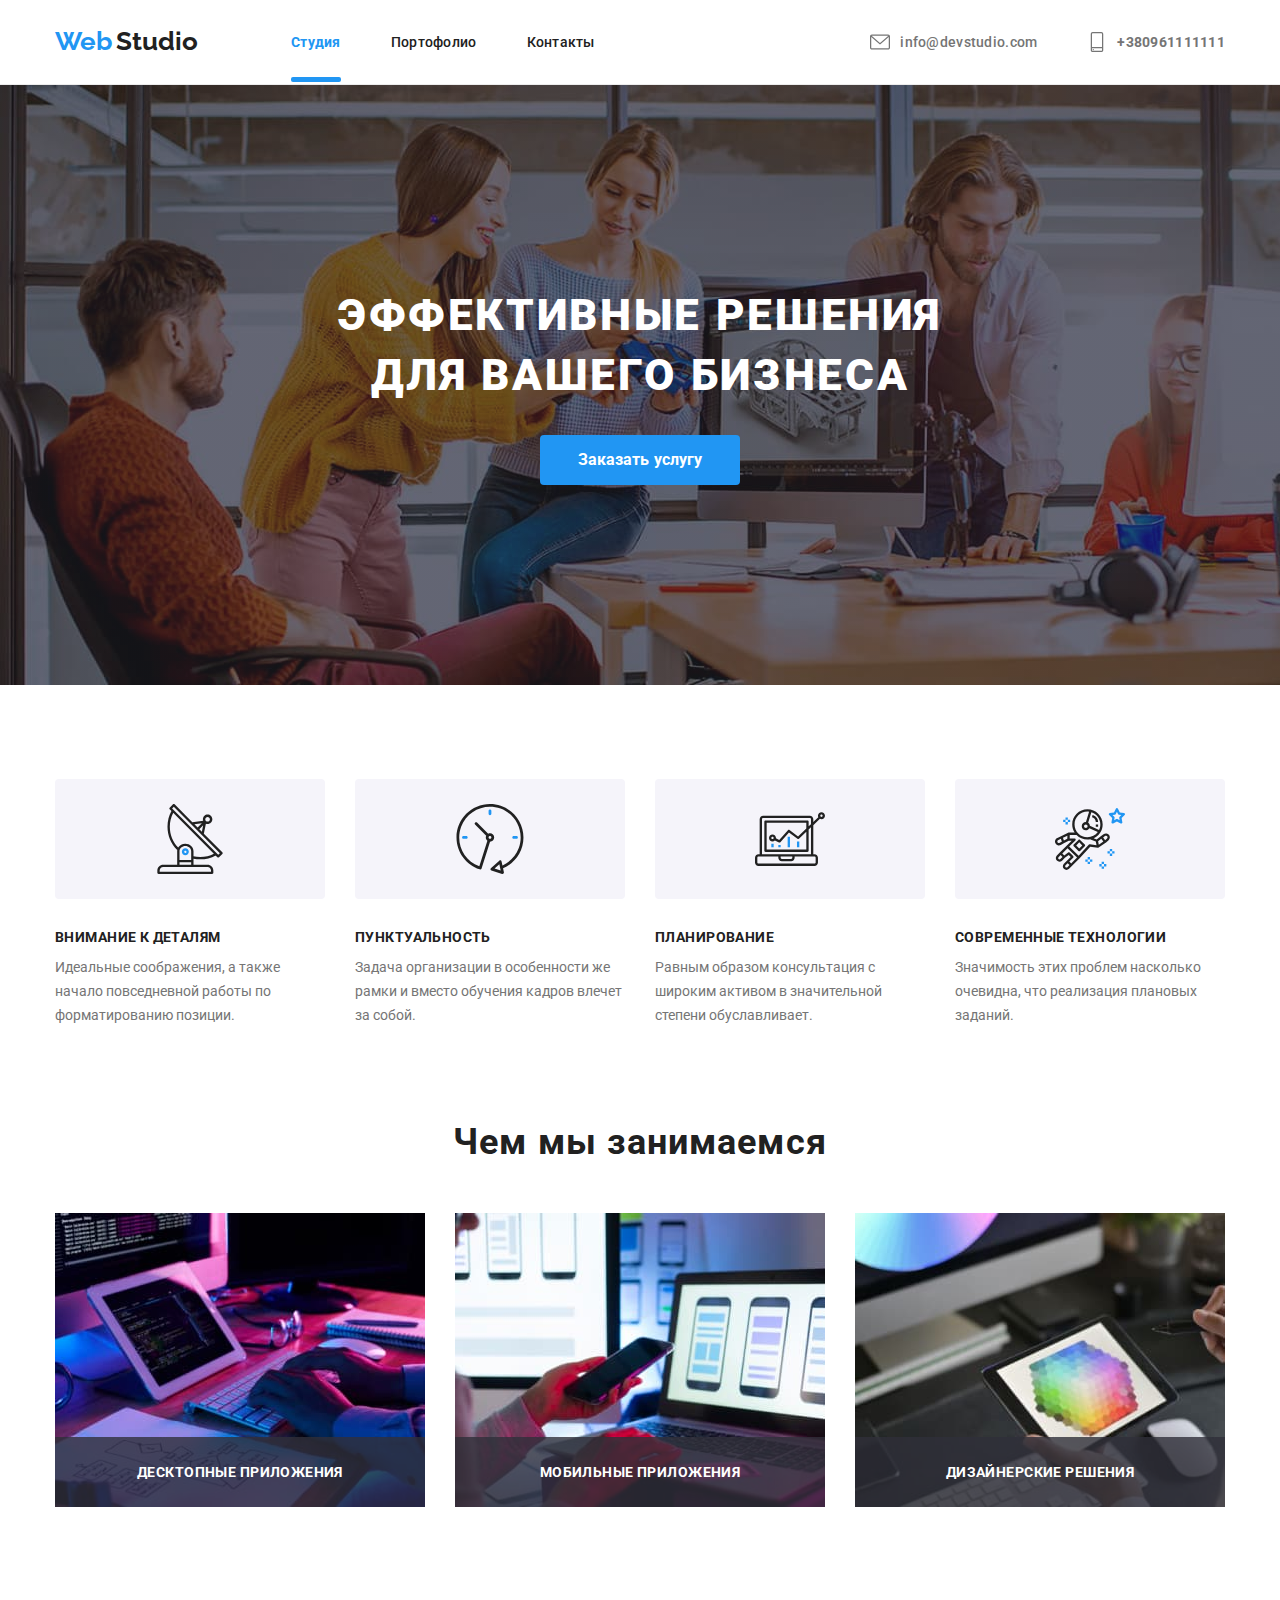
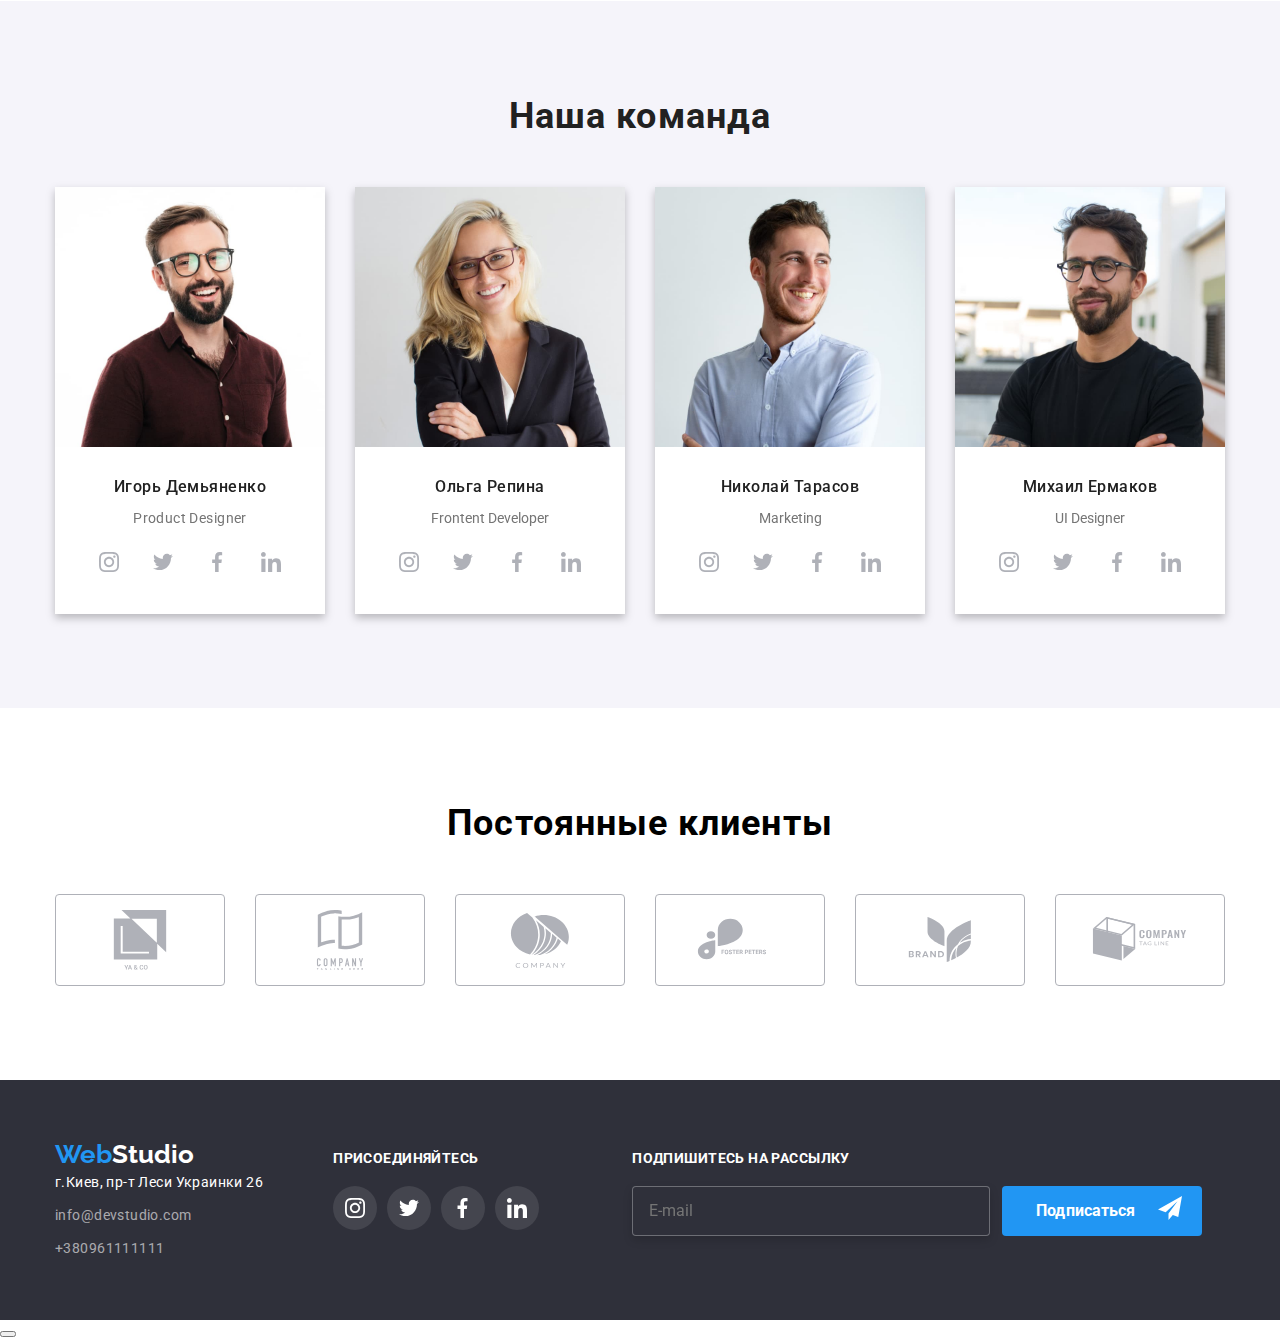
<file: index.html>
<!DOCTYPE html>
<html lang="en">

<head>
    <meta charset="UTF-8">
    <meta http-equiv="X-UA-Compatible" content="IE=edge">
    <meta name="viewport" content="width=device-width, initial-scale=1.0">
    <title>Document</title>
    <link rel="stylesheet"
        href="https://cdnjs.cloudflare.com/ajax/libs/modern-normalize/1.0.0/modern-normalize.min.css" />
    <link rel="stylesheet" href="./css/styles.css">
    <link
        href="https://fonts.googleapis.com/css2?family=Raleway:wght@700&amp;family=Roboto:wght@400;500;700;900&amp;display=swap"
        rel="stylesheet">
</head>

<body class="body">
    <!-- Основной блок навигации -->
<header class="header">
    <div class="container header-nav">
            <nav class="main-nav">

                <a href="./index.html" class="logo"><span class="color-logo-web">Web</span>
                    <span class="color-logo-studio">Studio</span></a>

                <ul class="categories-list">
                    <li class="item-1"><a href="./index.html" class="header-link-studio current-studio">Студия</a></li>
                    <li class="item"><a href="./portfolio.html" class="header-link">Портофолио</a>
                    </li>
                    <li class="item"><a href="" class="header-link">Контакты</a></li>
                </ul>
            </nav>

            <ul class="categories-contact">
                <li class="categories-contact-mail">
                    <a href="mailto:info@devstudio.com" class="header-link-mail">
                        <svg class="mail-svg" width="20" height="20">
                            <use href="./img/sprite.svg#icon-mail"></use>
                        </svg>
                        info@devstudio.com</a>
                    </li>
                <li class="categories-contact-tel"><a href="tel:+380961111111" class="header-link-tel">
                    <svg class="tel-svg" width="20" height="20">
                        <use href="./img/sprite.svg#icon-phone"></use>
                    </svg>
                    +380961111111</a>
                </li>
            </ul>
    </div>
</header>
    <!-- Секция заказать услугу -->
    <main>
            <section class="section-1">
            <div class="container">
               
                <h1 class="section-title-1">ЭФФЕКТИВНЫЕ РЕШЕНИЯ ДЛЯ ВАШЕГО БИЗНЕСА</h1>
                <button type="button" class="section-btn-1" data-modal-open>Заказать услугу</button>
           </div>
        </section>
        <!-- Секция чем мы занимаемся -->
            <section class="section-2">
                <div class="container">
                    <ul class="action-list">
                        <li class="list">
                            <div class="svg-icons">
                            <svg class="svg" width="70" height="70">
                                <use href="./img/sprite.svg#icon-antenna"></use>
                            </svg>
                            </div>
                            <h3 class="title-1">ВНИМАНИЕ К ДЕТАЛЯМ</h3>
                            <p class="section-paragraf">Идеальные соображения, а также начало повседневной работы по
                                форматированию позиции.</p>
                                
                        </li>
                
                        <li class="list">
                            <div class="svg-icons">
                            <svg class="svg" width="70" height="70">
                                <use href="./img/sprite.svg#icon-clock"></use>
                            </svg>
                            </div>
                            <h3 class="title-2">ПУНКТУАЛЬНОСТЬ</h3>
                            <p class="section-paragraf">Задача организации в особенности же рамки и вместо обучения
                                кадров влечет за собой.</p>
                                
                        </li>
                        <li class="list">
                            <div class="svg-icons">
                            <svg class="svg" width="70" height="70">
                                <use href="./img/sprite.svg#icon-diagram"></use>
                            </svg>
                            </div>
                            <h3 class="title-3">ПЛАНИРОВАНИЕ</h3>
                            <p class="section-paragraf">Равным образом консультация с широким активом в значительной
                                степени обуславливает.</p>
                        </li>
                        <li class="list">
                            <div class="svg-icons">
                            <svg class="svg" width="70" height="70">
                                <use href="./img/sprite.svg#icon-astronaut"></use>
                            </svg>
                            </div>
                            <h3 class="title-4">СОВРЕМЕННЫЕ ТЕХНОЛОГИИ</h3>
                            <p class="section-paragraf">Значимость этих проблем насколько очевидна, что реализация
                                плановых заданий.</p>
                        </li>
                    </ul>
                </div> 
            </section>
        <section class="img-1">
            <div class="container">
                <h2 class="section-title-2">Чем мы занимаемся</h2>
                <!-- Картитнки -->
                
                    <ul class="child-photo">
                        <li class="list-photo">
                            <div class="div-photo">
                            <img src="./images/img.jpg" alt="Написание кода" width="370">
                            <p class="prg-photo">ДЕСКТОПНЫЕ ПРИЛОЖЕНИЯ</p>
                            </div>
                        </li>
                        <li class="list-photo">
                            <div class="div-photo">
                            <img src="./images/img_(1).jpg" alt="Скрин скан телефонa" width="370">
                            <p class="prg-photo">МОБИЛЬНЫЕ ПРИЛОЖЕНИЯ</p>
                            </div>
                        </li>
                        <li class="list-photo">
                            <div class="div-photo">
                            <img src="./images/img_(2).jpg" alt="Спектр" width="370">
                            <p class="prg-photo">ДИЗАЙНЕРСКИЕ РЕШЕНИЯ</p>
                            </div>
                        </li>
                    </ul>
                </div>
        </section>  
        <!-- Наша команда-->
            <section class="section-our-team">
                <div class="container">
                     <h2 class="section-title-3">Наша команда</h2>
                     <ul class="team"> 
                        <li class="list-team">
                            <img src="./images/img_(3).jpg" alt="Игорь демьяненко Product Designer" width="270">
                            <div class="our-team-text">
                            <h3 class="title-our-team">Игорь Демьяненко</h3>
                            <p class="section-paragraf-1">Product Designer</p>

<ul class="network-ul-list">
    <li class="li-list">
        <a href="" class="network-link">
            <svg class="social-network" width="20" height="20">
                <use href="./img/sprite.svg#icon-instagram-2"></use>
            </svg>
        </a>
    </li>
    <li class="li-list">
        <a href="" class="network-link">
            <svg class="social-network" width="20" height="20">
                <use href="./img/sprite.svg#icon-twitter-2"></use>
            </svg>
        </a>
    </li>
    <li class="li-list">
        <a href="" class="network-link">
            <svg class="social-network" width="20" height="20">
                <use href="./img/sprite.svg#icon-facebook-2"></use>
            </svg>
        </a>
    </li>
    <li class="li-list">
        <a href="" class="network-link">
            <svg class="social-network" width="20" height="20">
                <use href="./img/sprite.svg#icon-linkedin-2"></use>
            </svg>
        </a>
    </li>
</ul>
                            </div> 
                        </li>
                        <li class="list-team">
                            <img src="./images/img_(4).jpg" alt="Ольга Репина Frontent Developer" width="270">
                            <div class="our-team-text">
                            <h3 class="title-our-team">Ольга Репина</h3>
                            <p class="section-paragraf-2">Frontent Developer</p>
<ul class="network-ul-list">
    <li class="li-list">
        <a href="" class="network-link">
            <svg class="social-network" width="20" height="20">
                <use href="./img/sprite.svg#icon-instagram-2"></use>
            </svg>
        </a>
    </li>
    <li class="li-list">
        <a href="" class="network-link">
            <svg class="social-network" width="20" height="20">
                <use href="./img/sprite.svg#icon-twitter-2"></use>
            </svg>
        </a>
    </li>
    <li class="li-list">
        <a href="" class="network-link">
            <svg class="social-network" width="20" height="20">
                <use href="./img/sprite.svg#icon-facebook-2"></use>
            </svg>
        </a>
    </li>
    <li class="li-list">
        <a href="" class="network-link">
            <svg class="social-network" width="20" height="20">
                <use href="./img/sprite.svg#icon-linkedin-2"></use>
            </svg>
        </a>
    </li>
</ul>
                            </div>
                        </li>
                        <li class="list-team">
                            <img src="./images/img_(5).jpg" alt="Николай Тарасов Marketing" width="270">
                            <div class="our-team-text">
                            <h3 class="title-our-team">Николай Тарасов</h3>
                            <p class="section-paragraf-3">Marketing</p>
<ul class="network-ul-list">
    <li class="li-list">
        <a href="" class="network-link">
            <svg class="social-network" width="20" height="20">
                <use href="./img/sprite.svg#icon-instagram-2"></use>
            </svg>
        </a>
    </li>
    <li class="li-list">
        <a href="" class="network-link">
            <svg class="social-network" width="20" height="20">
                <use href="./img/sprite.svg#icon-twitter-2"></use>
            </svg>
        </a>
    </li>
    <li class="li-list">
        <a href="" class="network-link">
            <svg class="social-network" width="20" height="20">
                <use href="./img/sprite.svg#icon-facebook-2"></use>
            </svg>
        </a>
    </li>
    <li class="li-list">
        <a href="" class="network-link">
            <svg class="social-network" width="20" height="20">
                <use href="./img/sprite.svg#icon-linkedin-2"></use>
            </svg>
        </a>
    </li>
</ul>
                            </div>
                        </li>
                        <li class="list-team">
                            <img src="./images/img_(6).jpg" alt="Михаил Ермаков UI Designer" width="270">
                            <div class="our-team-text">
                            <h3 class="title-our-team">Михаил Ермаков</h3>
                            <p class="section-paragraf-4">UI Designer</p>
<ul class="network-ul-list">
    <li class="li-list">
        <a href="" class="network-link">
            <svg class="social-network" width="20" height="20">
                <use href="./img/sprite.svg#icon-instagram-2"></use>
            </svg>
        </a>
    </li>
    <li class="li-list">
        <a href="" class="network-link">
            <svg class="social-network" width="20" height="20">
                <use href="./img/sprite.svg#icon-twitter-2"></use>
            </svg>
        </a>
    </li>
    <li class="li-list">
        <a href="" class="network-link">
            <svg class="social-network" width="20" height="20">
                <use href="./img/sprite.svg#icon-facebook-2"></use>
            </svg>
        </a>
    </li>
    <li class="li-list">
        <a href="" class="network-link">
            <svg class="social-network" width="20" height="20">
                <use href="./img/sprite.svg#icon-linkedin-2"></use>
            </svg>
        </a>
    </li>
</ul>
                            </div>    
                        </li>
                    </ul>
                </div>
            </section>

            <!-- Секция постоянные клиенты -->
        <section class="static-clients">
        <div class="container">
            <h2 class="static-clients-title">Постоянные клиенты</h2>
    
            <ul class="static-clients-ul">
                <li class="static-clients-list">
                    <a href="" class="companies">
                    <svg class="svg-company" width="106" height="60">
                        <use href="./img/sprite.svg#icon-company-1"></use>
                    </svg>
                    </a>
                </li>
                
                <li class="static-clients-list">
                    <a href="" class="companies">
                    <svg class="svg-company" width="106" height="60">
                        <use href="./img/sprite.svg#icon-company-2"></use>
                    </svg>
                    </a>
                </li>

                <li class="static-clients-list">
             <a href="" class="companies">
                <svg class="svg-company" width="106" height="60">
                  <use href="./img/sprite.svg#icon-company-3"></use>
                </svg>
             </a>
                </li>
                <li class="static-clients-list">
                    <a href="" class="companies">
                        <svg class="svg-company" width="106" height="60">
                            <use href="./img/sprite.svg#icon-company4"></use>
                        </svg>
                    </a>
                </li>
                <li class="static-clients-list">
                    <a href="" class="companies">
                        <svg class="svg-company" width="106" height="60">
                            <use href="./img/sprite.svg#icon-company5"></use>
                        </svg>
                    </a>
                </li>
                <li class="static-clients-list">
                    <a href="" class="companies">
                        <svg class="svg-company" width="106" height="60">
                            <use href="./img/sprite.svg#icon-company6"></use>
                        </svg>
                    </a>
                </li>
            </ul>
        </div>
            </section>
            
    </main>
    <!-- Подвал -->
    <footer class="footer">
        <div class="container footer-sections">
                <div class="section-footer-left">
            <a href="./index.html" class="logo-address"><span class="color-logo-web">Web</span><span
                    class="color-logo-studio-address">Studio</span></a>
            <address>
                <a href="https://goo.gl/maps/uMnptBa36VVHKo7h8" target="_blank" rel="noopener noreferrer"
                    class="address-link">г.Киев, пр-т Леси
                    Украинки 26</a>
                <a href="mailto:info@devstudio.com" class="address-link-mail">info@devstudio.com</a>
                <a href="tel:+380961111111" class="address-link-tel">+380961111111</a>
            </address>
            </div>
            <div class="section-footer-right">
                    <h3 class="title-footer">ПРИСОЕДИНЯЙТЕСЬ</h3>
                <ul class="network-ul-list-1">
                    <li class="li-list">
                        <a href="" class="network-link-footer">
                            <svg class="social-network-footer" width="20" height="20">
                                <use href="./img/sprite.svg#icon-instagram-1"></use>
                            </svg>
                        </a>
                    </li>
                    <li class="li-list">
                        <a href="" class="network-link-footer">
                            <svg class="social-network-footer" width="20" height="20">
                                <use href="./img/sprite.svg#icon-twitter-1"></use>
                            </svg>
                        </a>
                    </li>
                    <li class="li-list">
                        <a href="" class="network-link-footer">
                            <svg class="social-network-footer" width="20" height="20">
                                <use href="./img/sprite.svg#icon-facebook-1"></use>
                            </svg>
                        </a>
                    </li>
                    <li class="li-list">
                        <a href="" class="network-link-footer">
                            <svg class="social-network-footer" width="20" height="20">
                                <use href="./img/sprite.svg#icon-linkedin-1"></use>
                            </svg>
                        </a>
                    </li>
                </ul>
            </div>

            <!-- Форма подписки -->
            <form action="#" class="section-input-footer">
     <label class="label-e-mail" for="e-mail">ПОДПИШИТЕСЬ НА РАССЫЛКУ</label>
          <input 
         type="text"
         class="input-e-mail"
         name="e-mail"
         placeholder="E-mail" 
         required minlength="2"
         id="e-mail" />
    <button type="submit" class="btn-podpiska">Подписаться
        <svg class="img-podpiska" width="24" height="24">
            <use href="./img/sprite.svg#icon-icon-send-1"></use>
        </svg>
    </button>
    </form>
        </div>
    </footer>

    <!-- Modalka -->
    <button type="button" class="open-modal" data-modal-open></button>
    <div class="backdrop is-hidden" data-modal>
        <div class="modal">
            <button data-modal-close class="close-modal">
                <svg class="img-close-modal" width="11" height="11">
                    <use href="./img/sprite.svg#icon-close-m-1"></use>
                </svg>
            </button>
            <p class="modal-title">Оставьте свои данные, мы вам перезвоним</p>
            <form action="#">
    <div class="form-field">
        <label class="input-text" for="user-name">Имя</label>
        <div class="input-wrap">
        <input type="text" class="form-input" name="user-name" placeholder=" " required minlength="2"
            id="user-name" />
            <svg class="icon-people" width="12" height="12">
                <use href="./img/sprite.svg#icon-people"></use>
            </svg>
            </div>
    </div>
    <div class="form-field">
        <label class="input-text" for="user-tel">Телефон</label>
        <div class="input-wrap">
            <input type="tel" class="form-input" name="user-tel" placeholder=" " required title="+380 (96) 111-11-11"
                id="user-tel" />
        <svg class="icon-trubka" width="13" height="13">
            <use href="./img/sprite.svg#icon-trubka"></use>
        </svg>
        </div>
    </div>
    <div class="form-field">
        <label class="input-text" for="user-email">Почта</label>
        <div class="input-wrap">
        <input type="email" class="form-input" name="user-email" placeholder=" " id="user-email" />
        <svg class="icon-konvert" width="15" height="12">
            <use href="./img/sprite.svg#icon-konvert"></use>
        </svg>
        </div>
    </div>
    <div class="form-field">
        <label class="input-text" for="user-text">Комментарий</label>
        <textarea name="user-text" id="user-text" class="form-text" placeholder="Введите текст"></textarea>
    </div>
    <!-- Чекбокс -->
    <div class="dogovir">
        <label class="label">
            <input class="checkbox" type="checkbox" name="dogovir" />
            <span class="icon"></span>
            <span class="dogovir-label">Соглашаюсь с рассылкой и принимаю <a href="" class="link-dogovir">Условия
                    договора</a></span>
        </label>
        
    </div>
    <div class="button-send">
    <button type="submit" class="btn-send">Отправить</button>
    </div>
            </form>
        </div>
    </div>
    <script src="./js/modal.js"></script>
</body>

</html>
</file>
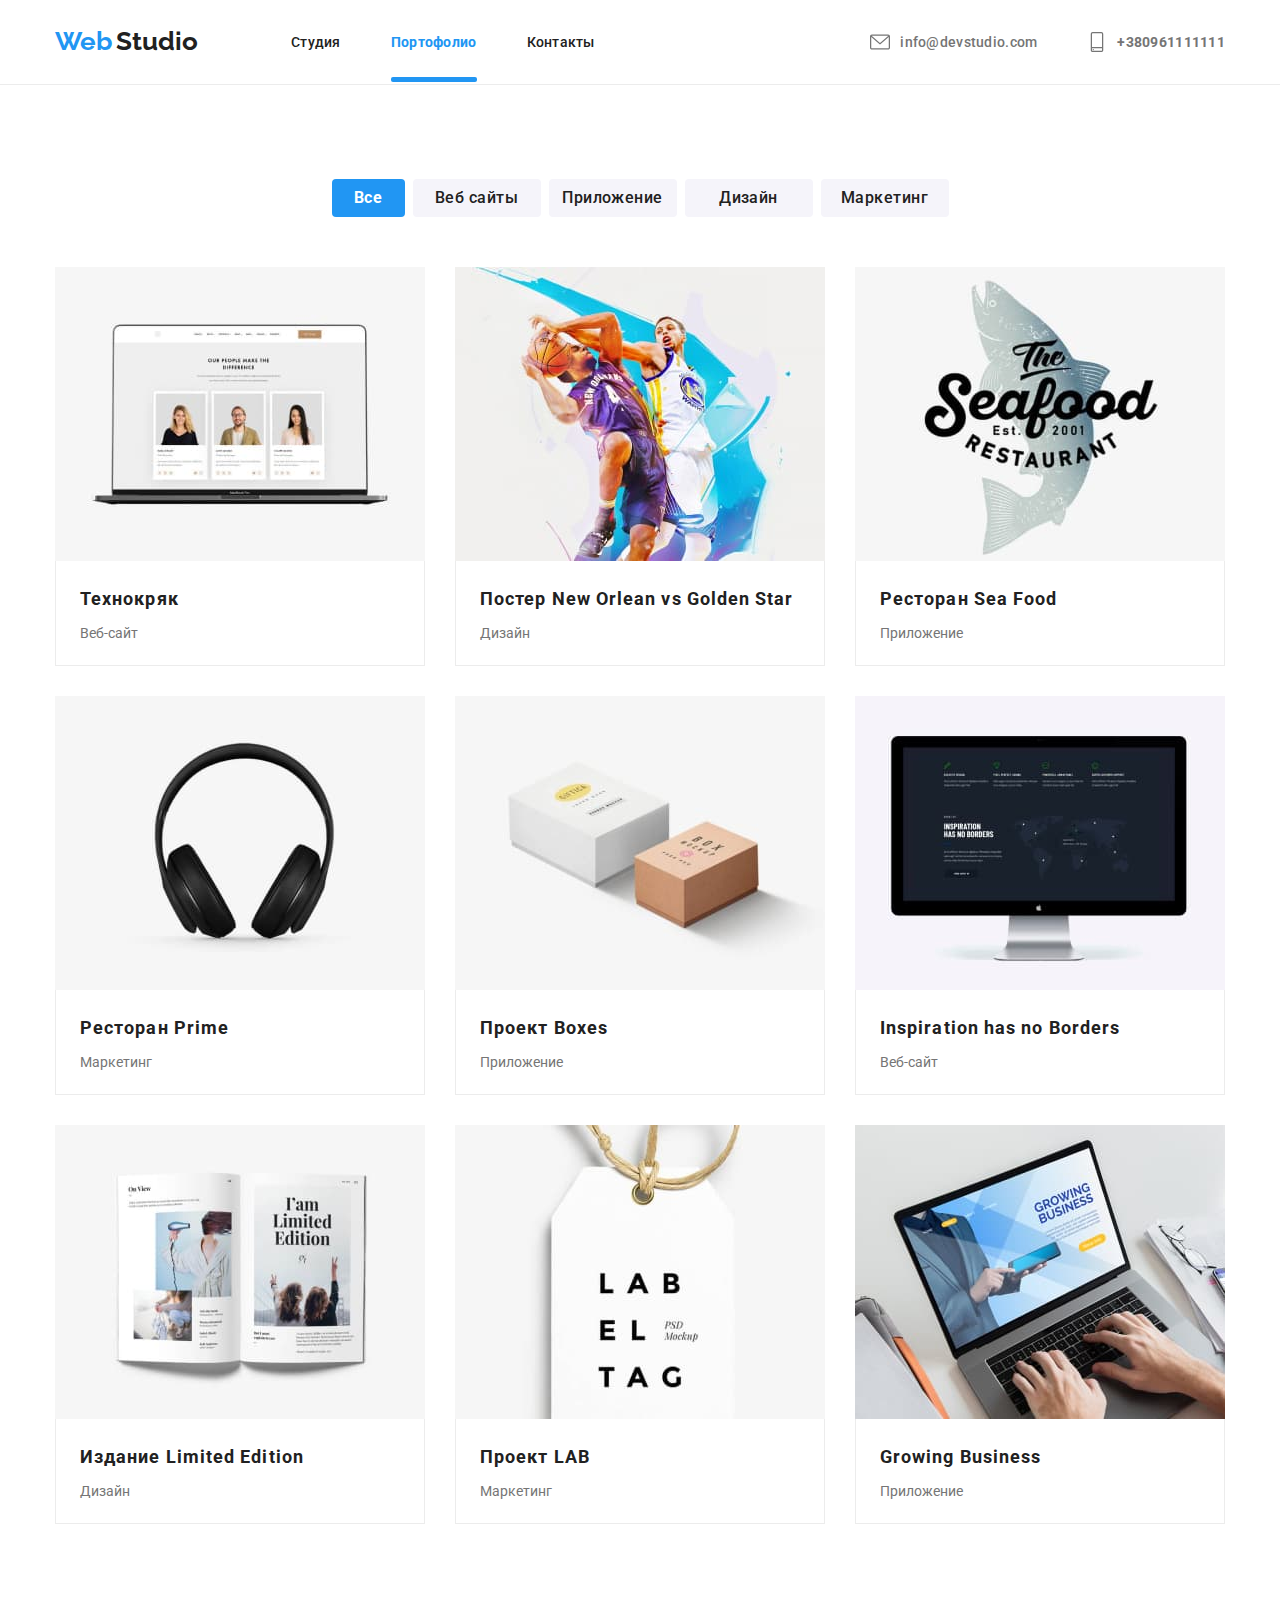
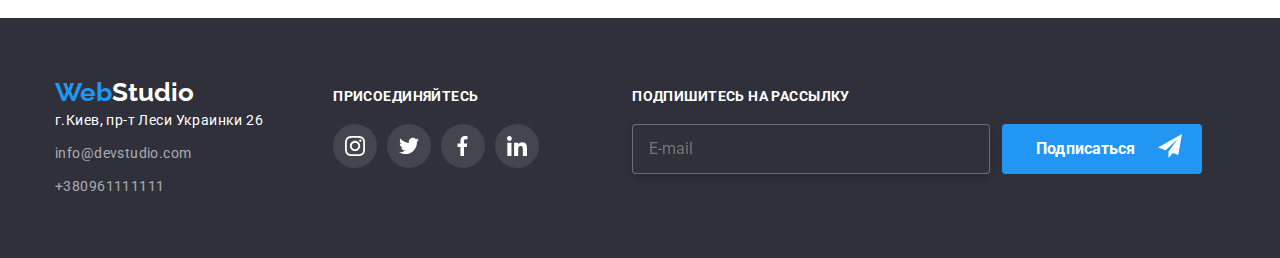
<file: portfolio.html>
<!DOCTYPE html>
<html lang="ru">

<head>
    <meta charset="UTF-8">
    <meta http-equiv="X-UA-Compatible" content="IE=edge">
    <meta name="viewport" content="width=device-width, initial-scale=1.0">
    <title>Document</title>
    <link rel="stylesheet"
        href="https://cdnjs.cloudflare.com/ajax/libs/modern-normalize/1.0.0/modern-normalize.min.css" />
    <link rel="stylesheet" href="./css/styles.css">
    <link
        href="https://fonts.googleapis.com/css2?family=Raleway:wght@700&amp;family=Roboto:wght@400;500;700;900&amp;display=swap"
        rel="stylesheet">


</head>

<body class="body">

    <!-- Основная шапка навигации -->
<header class="header">
    <div class="container">
        <div class="header-nav">
            <nav class="main-nav">

                <a href="./index.html" class="logo"><span class="color-logo-web">Web</span>
                    <span class="color-logo-studio">Studio</span></a>

                <ul class="categories-list">
                    <li class="item-1"><a href="./index.html" class="header-link-studio-portfolio">Студия</a></li>
                    <li class="item"><a href="./portfolio.html" class="header-link-portfolio current-portfolio">Портофолио</a>
                    </li>
                    <li class="item"><a href="" class="header-link">Контакты</a></li>
                </ul>
            </nav>

            <ul class="categories-contact">
                <li class="categories-contact-mail">
                    <a href="mailto:info@devstudio.com" class="header-link-mail">
                        <svg class="mail-svg" width="20" height="20">
                            <use href="./img/sprite.svg#icon-mail"></use>
                        </svg>
                        info@devstudio.com</a>
                </li>
                <li class="categories-contact-tel"><a href="tel:+380961111111" class="header-link-tel">
                        <svg class="tel-svg" width="20" height="20">
                            <use href="./img/sprite.svg#icon-phone"></use>
                        </svg>
                        +380961111111</a>
                </li>
            </ul>
        </div>
    </div>
</header>
    <!-- Секция с кнопками и сайтами -->
    <main>
        <section class="main-buttons">
            <div class="container">
                <ul class="main-btn">
                    <li class="main-btn-item"><button class="btn-blue">Все</button></li>
                    <li class="main-btn-item"><button class="btn-grey">Веб сайты</button></li>
                    <li class="main-btn-item"><button class="btn-grey">Приложение</button></li>
                    <li class="main-btn-item"><button class="btn-grey">Дизайн</button></li>
                    <li class="main-btn-item"><button class="btn-grey">Маркетинг</button></li>
                </ul>
            
            <!-- Секция с картинками  -->
                
                    <ul class="list-img">
                        <li class="images"><a href="" class="im-link"> 
                            <div class="masters-item-wrap">
                            <img src="./img/img.jpg" alt="Технокряк" width="370">
                            <p class="masters-img-text">Технокряк это современная площадка распространения коронавируса. Компании используют эту платформу для цифрового
                            шпионажа и атак на защищённые сервера конкурентов.</p></div>
                            <div class="text-img">
                                <h3 class="title-img">Технокряк</h3>
                                <p class="section-paragraf-portfolio">Веб-сайт</p>
                            </div>
                            </a></li>

                        <li class="images"><a href="" class="im-link">
                            <div class="masters-item-wrap">
                                   <img src="./img/img_(1).jpg" alt="Постер New Orlean vs Golden Star" width="370">
                                    <p class="masters-img-text">Технокряк это современная площадка распространения коронавируса. Компании используют эту
                                        платформу для цифрового
                                        шпионажа и атак на защищённые сервера конкурентов.</p>
                            </div>
                            <div class="text-img">
                                <h3 class="title-img">Постер <span lang="en"> New Orlean vs Golden Star</span></h3>
                                <p class="section-paragraf-portfolio">Дизайн</p>
                            </div>
                            </a></li>

                        <li class="images"><a href="" class="im-link">
                            <div class="masters-item-wrap">
                            <img src="./img/img_(2).jpg" alt="Ресторан Sea Food" width="370">
                            <p class="masters-img-text">Технокряк это современная площадка распространения коронавируса. Компании используют эту
                                платформу для цифрового
                                шпионажа и атак на защищённые сервера конкурентов.</p>
                            </div>
                            <div class="text-img">
                            <h3 class="title-img">Ресторан <span lang="en"> Sea Food</span></h3>
                                <p class="section-paragraf-portfolio">Приложение</p></div>
                            </a></li>

                        <li class="images"><a href="" class="im-link">
                            <div class="masters-item-wrap">
                            <img src="./img/img_(3).jpg" alt="Проект Prime" width="370">
                            <p class="masters-img-text">Технокряк это современная площадка распространения коронавируса. Компании используют эту
                                платформу для цифрового
                                шпионажа и атак на защищённые сервера конкурентов.</p>
                            </div>
                            <div class="text-img"><h3 class="title-img">Ресторан <span lang="en"> Prime</span></h3>
                                <p class="section-paragraf-portfolio">Маркетинг</p></div>
                            </a></li>

                        <li class="images"><a href="" class="im-link">
                            <div class="masters-item-wrap">
                            <img src="./img/img_(4).jpg" alt="Проект Boxes" width="370">
                            <p class="masters-img-text">Технокряк это современная площадка распространения коронавируса. Компании используют эту
                                платформу для цифрового
                                шпионажа и атак на защищённые сервера конкурентов.</p>
                            </div>
                        <div class="text-img"><h3 class="title-img">Проект <span lang="en"> Boxes</span></h3>
                                <p class="section-paragraf-portfolio">Приложение</p></div>
                            </a></li>

                        <li class="images"><a href="" class="im-link">
                            <div class="masters-item-wrap">
                            <img src="./img/img_(5).jpg" alt="Inspiration has no Borders"
                                    width="370">
                                    <p class="masters-img-text">Технокряк это современная площадка распространения коронавируса. Компании используют эту
                                        платформу для цифрового
                                        шпионажа и атак на защищённые сервера конкурентов.</p>
                                        </div>
                    <div class="text-img"><h3 lang="en" class="title-img">Inspiration has no Borders</h3>
                                <p class="section-paragraf-portfolio">Веб-сайт</p></div>
                            </a></li>

                        <li class="images"><a href="" class="im-link">
                            <div class="masters-item-wrap">
                            <img src="./img/img_(6).jpg" alt="Издание Limited Edition"
                                    width="370">
                                    <p class="masters-img-text">Технокряк это современная площадка распространения коронавируса. Компании используют эту
                                        платформу для цифрового
                                        шпионажа и атак на защищённые сервера конкурентов.</p>
                                        </div>
                        <div class="text-img"><h3 class="title-img">Издание <span lang="en"> Limited Edition</span></h3>
                                <p class="section-paragraf-portfolio">Дизайн</p></div>
                            </a></li>

                        <li class="images"><a href="" class="im-link">
                            <div class="masters-item-wrap">
                            <img src="./img/img_(7).jpg" alt="Проект LAB" width="370">
                            <p class="masters-img-text">Технокряк это современная площадка распространения коронавируса. Компании используют эту
                                платформу для цифрового
                                шпионажа и атак на защищённые сервера конкурентов.</p>
                                </div>
                <div class="text-img"><h3 class="title-img">Проект <span lang="en"> LAB</span></h3>
                                <p class="section-paragraf-portfolio">Маркетинг</p></div>
                            </a></li>

                        <li class="images"><a href="" class="im-link">
                            <div class="masters-item-wrap">
                            <img src="./img/img_(8).jpg" alt="Growing Business" width="370">
                            <p class="masters-img-text">Технокряк это современная площадка распространения коронавируса. Компании используют эту
                                платформу для цифрового
                                шпионажа и атак на защищённые сервера конкурентов.</p>
                                </div>
            <div class="text-img"><h3 lang="en" class="title-img">Growing Business</h3>
                                <p class="section-paragraf-portfolio">Приложение</p></div>
                            </a></li>
                    </ul>
            </div>
            
        </section>        
        </div>
    </main>
    <!-- Подвал -->
    <footer class="footer">
        <div class="container footer-sections">
            <div class="section-footer-left">
                <a href="./index.html" class="logo-address"><span class="color-logo-web">Web</span><span
                        class="color-logo-studio-address">Studio</span></a>
                <address>
                    <a href="https://goo.gl/maps/uMnptBa36VVHKo7h8" target="_blank" rel="noopener noreferrer"
                        class="address-link">г.Киев, пр-т Леси
                        Украинки 26</a>
                    <a href="mailto:info@devstudio.com" class="address-link-mail">info@devstudio.com</a>
                    <a href="tel:+380961111111" class="address-link-tel">+380961111111</a>
                </address>
            </div>
            <div class="section-footer-right">
                <h3 class="title-footer">ПРИСОЕДИНЯЙТЕСЬ</h3>
                <ul class="network-ul-list-1">
                    <li class="li-list">
                        <a href="" class="network-link-footer">
                            <svg class="social-network-footer" width="20" height="20">
                                <use href="./img/sprite.svg#icon-instagram-1"></use>
                            </svg>
                        </a>
                    </li>
                    <li class="li-list">
                        <a href="" class="network-link-footer">
                            <svg class="social-network-footer" width="20" height="20">
                                <use href="./img/sprite.svg#icon-twitter-1"></use>
                            </svg>
                        </a>
                    </li>
                    <li class="li-list">
                        <a href="" class="network-link-footer">
                            <svg class="social-network-footer" width="20" height="20">
                                <use href="./img/sprite.svg#icon-facebook-1"></use>
                            </svg>
                        </a>
                    </li>
                    <li class="li-list">
                        <a href="" class="network-link-footer">
                            <svg class="social-network-footer" width="20" height="20">
                                <use href="./img/sprite.svg#icon-linkedin-1"></use>
                            </svg>
                        </a>
                    </li>
                </ul>
            </div>
    <!-- Форма подписки -->
    <div class="section-podpiska">
        <form action="#" class="section-input-footer">
            <label class="label-e-mail" for="e-mail">ПОДПИШИТЕСЬ НА РАССЫЛКУ</label>
            <input type="text" class="input-e-mail" name="e-mail" placeholder="E-mail" required minlength="2" id="e-mail" />
            <button type="submit" class="btn-podpiska">Подписаться
                <svg class="img-podpiska" width="24" height="24">
                    <use href="./img/sprite.svg#icon-icon-send-1"></use>
                </svg>
            </button>
        </form>
    </div>
        </div>
    </footer>
    </div>
</body>

</html>
</file>
<file: css/styles.css>
:root {
  --section-paragraf-color: #757575;
  --section-title-color: #212121;
  --color-letter-white: #ffffff;
  --color-letter-blue: #2196f3;
  --active-link-color: #188ce8;
  --color-background: #2f303a;
  --font-family: "Roboto", sans-serif;
  --font-family-header: "Raleway", sans-serif;
}
.header {
  border-bottom: 1px solid #ececec;
}
ul {
  list-style: none;
}
.body {
  font-family: var(--font-family);
}
p {
  font-style: normal;
}
/* Глобальный сброс стилей по селектору тега, то чтоне входит в нормалайз */
a {
  text-decoration: none;
  cursor: pointer;
  /* display: block; */
}
button {
  cursor: pointer;
  direction: none;
}
h1,
h2,
h3,
h4,
p {
  margin: 0;
}
ul {
  margin: 0;
  padding-left: 0;
  list-style: none;
}
img {
  display: block;
}
a {
  text-decoration: none;
  /* display: block; */
}
/* Эффекты для интерактивных элементов */
.header-link:hover,
.heder-link:active,
.heder-link:focus {
  color: var(--color-letter-blue);
}
/* Ссылки в шапке */
.header-link {
  font-family: var(--font-family);
  font-style: normal;
  font-weight: 500;
  font-size: 14px;
  line-height: calc(16 / 14);
  letter-spacing: 0.02em;
  color: var(--section-title-color);
  display: block;
  padding-top: 32px;
  padding-bottom: 32px;

  transition-property: color;
  transition-duration: 250ms;
  transition-timing-function: cubic-bezier(0.4, 0, 0.2, 1);
}

.header-link-portfolio {
  font-family: var(--font-family);
  font-style: normal;
  font-weight: 700;
  font-size: 14px;
  line-height: calc(16 / 14);
  letter-spacing: 0.02em;
  color: var(--color-letter-blue);
  display: block;
  padding-top: 32px;
  padding-bottom: 32px;
}
.header-link-studio-portfolio {
  font-family: var(--font-family);
  font-style: normal;
  font-weight: 500;
  font-size: 14px;
  line-height: calc(16 / 14);
  letter-spacing: 0.02em;
  color: var(--section-title-color);
  display: block;
  padding-top: 32px;
  padding-bottom: 32px;

  transition-property: color;
  transition-duration: 250ms;
  transition-timing-function: cubic-bezier(0.4, 0, 0.2, 1);
}
.header-link-studio-portfolio:hover,
.header-link-studio-portfolio:active,
.header-link-studio-portfolio:focus {
  color: var(--color-letter-blue);
}
.header-link-mail {
  display: flex;
  align-items: center;
  color: var(--section-paragraf-color);
  font-family: var(--font-family);
  font-style: normal;
  font-weight: 500;
  font-size: 14px;
  line-height: calc(16 / 14);
  letter-spacing: 0.02em;
  padding-top: 32px;
  padding-bottom: 32px;

  transition-property: color;
  transition-duration: 250ms;
  transition-timing-function: cubic-bezier(0.4, 0, 0.2, 1);
}
.header-link-mail:hover,
.heder-link-mail:active,
.heder-link-mail:focus {
  color: var(--color-letter-blue);
}
.header-link-tel {
  display: flex;
  align-items: center;
  justify-content: center;
  color: var(--section-paragraf-color);
  font-family: var(--font-family);
  font-style: normal;
  font-weight: 700;
  font-size: 14px;
  line-height: calc(16 / 14);
  letter-spacing: 0.02em;
  padding-top: 32px;
  padding-bottom: 32px;

  transition-property: color;
  transition-duration: 250ms;
  transition-timing-function: cubic-bezier(0.4, 0, 0.2, 1);
}
.header-link-tel:hover,
.heder-link-tel:active,
.heder-link-tel:focus {
  color: var(--color-letter-blue);
}
/* Подсветка Ссылки Студия */
.header-link-studio {
  font-family: var(--font-family);
  font-style: normal;
  font-weight: 700;
  font-size: 14px;
  line-height: calc(16 / 14);
  letter-spacing: 0.02em;
  color: var(--color-letter-blue);
  display: block;
  padding-top: 32px;
  padding-bottom: 32px;
}
.header-link-portfolio {
  font-family: var(--font-family);
  font-style: normal;
  font-weight: 700;
  font-size: 14px;
  line-height: calc(16 / 14);
  letter-spacing: 0.02em;
  color: var(--color-letter-blue);
}
/* Фокус логотипа */
.logo:focus {
  color: var(--active-link-color);
  font-family: var(--font-family-header);
  font-style: normal;
  font-weight: bold;
  font-size: 26px;
  line-height: calc (26 / 31);
}
/* Часть цвета логотипа */
.color-logo-web {
  color: var(--color-letter-blue);
  font-family: var(--font-family-header);
  font-style: normal;
  font-weight: bold;
  font-size: 26px;
  line-height: cal (26 / 31);
}
.color-logo-studio {
  color: var(--section-title-color);
  font-family: var(--font-family-header);
  font-style: normal;
  font-weight: bold;
  font-size: 26px;
  line-height: cal (26 / 31);
}

/* Секция 1 */
.section-1 {
  font-family: var(--font-family);
  color: var(--color-letter-white);
  font-style: normal;
  font-weight: 900;
  line-height: calc(60 / 44);
  text-align: center;
  letter-spacing: 0.06em;
  text-transform: uppercase;

  max-width: 1600px;
  margin-left: auto;
  margin-right: auto;
  padding-top: 200px;
  padding-bottom: 200px;

  background-color: var(--color-background);
  background-image: linear-gradient(
      rgba(47, 48, 58, 0.4),
      rgba(47, 48, 58, 0.4)
    ),
    url(../images/hero-bg.jpg);
}
/* Заголовок h1 */
.section-title-1 {
  font-family: var(--font-family);
  font-style: normal;
  font-weight: 900;
  font-size: 44px;
  line-height: calc(60 / 44);
  text-align: center;
  letter-spacing: 0.06em;
  text-transform: uppercase;

  color: var(--color-letter-white);
  max-width: 696px;
  margin: 0 auto 30px auto;
}
/* Абзацы */
.section-paragraf {
  font-weight: normal;
  color: var(--section-paragraf-color);
  line-height: calc(24 / 14);
  font-size: 14px;
}
.section-paragraf-portfolio {
  font-weight: normal;
  color: var(--section-paragraf-color);
  line-height: calc(24 / 14);
  font-size: 14px;
}
.section-paragraf-1 {
  font-weight: 400;
  color: var(--section-paragraf-color);
  line-height: calc(30 / 16);
  font-size: 14px;
  /* width: 322px;
  height: 30px;
  left: 239px;
  top: 1050px; */
  /* padding-top: 10px; */
  letter-spacing: 0.03em;
  text-align: center;
}
.title-our-team {
  font-family: var(--font-family);
  font-style: normal;
  font-weight: 500;
  font-size: 16px;
  line-height: calc(19 / 16);
  letter-spacing: 0.03em;
  color: var(--section-title-color);
  text-align: center;
  margin-bottom: 10px;
}
/* Секция заголовка "Чем мы занимаемся" */
.title {
  font-family: var(--font-family);
  font-style: normal;
  font-weight: 700;
  font-size: 14px;
  line-height: calc(16 / 14);
  letter-spacing: 0.03em;

  text-transform: uppercase;
  color: var(--section-title-color);
}
.title-1 {
  font-family: var(--font-family);
  font-style: normal;
  font-weight: bold;
  font-size: 14px;
  line-height: calc(16 / 14);
  letter-spacing: 0.03em;
  text-transform: uppercase;
  margin-bottom: 10px;

  color: var(--section-title-color);
}

.title-2 {
  font-family: var(--font-family);
  font-style: normal;
  font-weight: bold;
  font-size: 14px;
  line-height: calc(16 / 14);
  letter-spacing: 0.03em;
  text-transform: uppercase;
  margin-bottom: 10px;

  color: var(--section-title-color);
}

.title-3 {
  font-family: var(--font-family);
  font-style: normal;
  font-weight: bold;
  font-size: 14px;
  line-height: calc(16 / 14);
  letter-spacing: 0.03em;
  text-transform: uppercase;
  margin-bottom: 10px;

  color: var(--section-title-color);
}

.title-4 {
  font-family: var(--font-family);
  font-style: normal;
  font-weight: bold;
  font-size: 14px;
  line-height: calc(16 / 14);
  letter-spacing: 0.03em;
  text-transform: uppercase;
  margin-bottom: 10px;

  color: var(--section-title-color);
}
/* --------------Секция чем мы занимаемся-------------- */

.section-title-2 {
  font-family: var(--font-family);
  font-style: normal;
  font-weight: bold;
  font-size: 36px;
  line-height: calc(42 / 36);
  text-align: center;
  letter-spacing: 0.03em;
  color: var(--section-title-color);
  margin-bottom: 50px;
}
.section-title-3 {
  font-family: var(--font-family);
  font-style: normal;
  font-weight: bold;
  font-size: 36px;
  line-height: calc(42 / 36);
  text-align: center;
  letter-spacing: 0.03em;
  color: var(--section-title-color);
  margin-bottom: 50px;
}
.title-img {
  font-family: var(--font-family);
  font-style: normal;
  font-weight: 700;
  font-size: 18px;
  line-height: calc(36 / 18);
  color: var(--section-title-color);
  letter-spacing: 0.06em;
  margin-bottom: 4px;
}
/* Подвал */
.footer {
  background-color: var(--color-background);
  padding-top: 60px;
  padding-bottom: 60px;
}
/* .container-footer {
  padding-left: 15px;
  padding-right: 15px;
  margin: 0 auto;
} */
.address-link:hover {
  color: var(--color-letter-blue);
}
.address-link:active {
  color: var(--section-paragraf-color);
}
.address-link:focus {
  color: var(--color-letter-white);
}
/* Секция адреса */
.logo-address {
  margin-bottom: 20px;
}
.about-address {
  font-family: var(--font-family);
  font-style: normal;
  font-weight: 500;
  font-size: 14px;
  line-height: calc(24 / 14);
  letter-spacing: 0.03em;
  color: var(--color-letter-white);
}
.address-link {
  font-family: var(--font-family);
  font-style: normal;
  font-weight: normal;
  font-size: 14px;
  line-height: calc(24 / 14);
  letter-spacing: 0.03em;
  color: var(--color-letter-white);
  margin-bottom: 9px;

  transition-property: color;
  transition-duration: 250ms;
  transition-timing-function: cubic-bezier(0.4, 0, 0.2, 1);
}
.address-link-maps {
  font-family: inherit;
  font-style: normal;
  font-weight: normal;
  font-size: 14px;
  line-height: calc(24 / 14);
  letter-spacing: 0.03em;
  color: var(--color-letter-white);
  padding-bottom: 9px;

  transition-property: color;
  transition-duration: 250ms;
  transition-timing-function: cubic-bezier(0.4, 0, 0.2, 1);
}
.address-link-maps:hover {
  color: var(--color-letter-blue);
}
.address-link-maps:active {
  color: var(--active-link-color);
}
.address-link-maps:focus {
  color: var(--section-paragraf-color);
}
.address-link-mail {
  font-family: inherit;
  font-style: normal;
  font-weight: normal;
  font-size: 14px;
  line-height: calc(24 / 14);
  letter-spacing: 0.03em;
  color: rgba(255, 255, 255, 0.6);
  margin-bottom: 9px;
  display: block;
  margin-top: 9px;

  transition-property: color;
  transition-duration: 250ms;
  transition-timing-function: cubic-bezier(0.4, 0, 0.2, 1);
}
.address-link-mail:hover {
  color: var(--color-letter-blue);
}
.address-link-mail:active {
  color: var(--active-link-color);
}
.address-link-mail:focus {
  color: var(--color-letter-white);
}
.address-link-tel {
  font-family: inherit;
  font-style: normal;
  font-weight: normal;
  font-size: 14px;
  line-height: calc(24 / 14);
  letter-spacing: 0.03em;
  color: rgba(255, 255, 255, 0.6);
  display: block;

  transition-property: color;
  transition-duration: 250ms;
  transition-timing-function: cubic-bezier(0.4, 0, 0.2, 1);
}
.address-link-tel:hover {
  color: var(--color-letter-blue);
}
.address-link-tel:active {
  color: var(--active-link-color);
}
.address-link-tel:focus {
  color: var(--color-letter-white);
}
/* Кнопки */
.section-btn-1 {
  cursor: pointer;
  font-family: inherit;
  font-style: normal;
  font-weight: 700;
  font-size: 16px;
  letter-spacing: 0.06px;
  color: var(--color-letter-white);
  line-height: calc(30 / 16);
  background: var(--color-letter-blue);
  border-radius: 4px;
  border: none;

  min-width: 200px;
  min-height: 50px;

  transition-property: background-color;
  transition-duration: 250ms;
  transition-timing-function: cubic-bezier(0.4, 0, 0.2, 1);
}
.section-btn-1:hover,
.section-btn-1:focus {
  background-color: var(--active-link-color);
}
.btn-grey:hover,
.btn-grey:focus {
  background-color: var(--color-letter-blue);
  color: var(--color-letter-white);
  box-shadow: 0px 4px 4px rgba(0, 0, 0, 0.25);
}
.btn-blue {
  cursor: pointer;
  font-family: inherit;
  font-style: normal;
  font-weight: 700;
  font-size: 16px;
  letter-spacing: 0.06px;
  color: var(--color-letter-white);
  line-height: calc(30 / 16);
  background: var(--color-letter-blue);
  border-radius: 4px;
  border: none;

  min-width: 73px;
  min-height: 38px;

  transition-property: background-color, box-shadow;
  transition-duration: 250ms;
  transition-timing-function: cubic-bezier(0.4, 0, 0.2, 1);
}
.btn-blue:hover,
.btn-blue:focus {
  background-color: var(--active-link-color);
  box-shadow: 0px 4px 4px rgba(0, 0, 0, 0.25);
}
.section-btn {
  cursor: pointer;
  font-family: inherit;
  font-style: normal;
  font-weight: 700;
  font-size: 16px;
  letter-spacing: 0.06px;
  color: var(--color-letter-white);
  line-height: calc(30 / 16);
  background: var(--color-letter-blue);
  border-radius: 4px;
  border: none;
  margin-bottom: 200px;

  display: inline-block;
  width: 73px;
  height: 38px;
  left: 495px;
  top: 174px;

  transition-property: background-color;
  transition-duration: 250ms;
  transition-timing-function: cubic-bezier(0.4, 0, 0.2, 1);
}
.section-btn:hover,
.section-btn:focus {
  background-color: var(--active-link-color);
}

.btn-grey {
  font-family: var(--font-family);
  font-style: normal;
  font-weight: 500;
  font-size: 16px;
  line-height: calc(26 / 16);
  text-align: center;
  letter-spacing: 0.03em;
  color: var(--section-title-color);
  background: #f5f4fa;
  min-width: 128px;
  min-height: 38px;
  border-radius: 4px;
  border: none;

  transition-property: background-color, color, box-shadow;
  transition-duration: 250ms;
  transition-timing-function: cubic-bezier(0.4, 0, 0.2, 1);
}
/* Вторая секция с текстом */
.section-2 {
  padding-top: 94px;
  padding-bottom: 94px;
}
/* <!-- Наша команда--> */
.section-our-team {
  background-color: #f5f4fa;
  padding-bottom: 94px;
  padding-top: 94px;
}
/* Цвет части логотипа в футере */
.color-logo-studio-address {
  color: var(--color-letter-white);
  font-family: "Raleway", sans-serif;
  font-style: normal;
  font-weight: bold;
  font-size: 26px;
  line-height: cal (26 / 31);
}

/* --------Блочная модель-------- */
.container {
  width: 1200px;
  padding-left: 15px;
  padding-right: 15px;
  margin: 0 auto;
  /* outline: 2px solid #bb0505; */
}

/* !!!!ЭТО РОДИТЕЛЬ ГЛАВНОГО МЕНЮ НАВИГАЦИИ ВСЕХ ССЫЛОК И КНОПОК, СВОЙСТВО
  align-items: center; СТАВИТ ИХ В ГОРИЗОНТАЛЬНОЕ ПОЛОЖЕНИЕ ОТНОСИТЕЛЬНО ГЛАВНОЙ ОСИ!!!!! */
.header-nav {
  display: flex;
  align-items: center;
}
.main-nav {
  display: flex;
  align-items: center;
}
.categories-list {
  display: flex;
  flex-wrap: wrap;

  margin-left: 93px;
}
.categories-list .item:not(:last-child) {
  margin-right: 0;
}
.item {
  margin-left: 50px;
}

/* Расположение контактов */

.categories-contact {
  display: flex;
  margin-left: auto;
}
/* Крайняя геометрия, во избежание выпадения списка из меню */
.categories-list .categories-contact-tel:not(:last-child) {
  margin-right: 0;
}
.categories-contact-mail {
  margin-right: 50px;
}

.img-1 {
  padding-bottom: 94px;
}

/* Страничка портфолио кнопки */
.main-buttons {
  padding-bottom: 94px;
  padding-top: 94px;
}

.main-btn {
  display: flex;
  flex-wrap: wrap;
  justify-content: center;
  margin-bottom: 50px;
}
.main-btn-item {
  display: inline-block;
  align-items: center;
}
/* Задаем отступы между кнопками всех кроме последнего */

.main-btn .main-btn-item:not(:last-child) {
  margin-right: 8px;
}
.section-btn {
  display: inline-block;
  width: 73px;
  height: 38px;
  left: 495px;
  top: 174px;
}
/* Студия Список абзацев*/
.action-list {
  display: flex;
  flex-wrap: wrap;
}
.list {
  margin-right: 30px;
  width: 270px;
}

.action-list .list:last-child {
  margin-right: 0px;
}

/* Студия чем мы занимаемся - 3 фото расположение flex */

.child-photo {
  display: flex;
  flex-wrap: wrap;
}
.list-photo {
  margin-right: 30px;
  width: 370px;
}
.child-photo .list-photo:last-child {
  margin-right: 0px;
}

/* Студия команда */

.team {
  display: flex;
  /* flex-wrap: wrap; -здесь не нужен потому что из-за него элементы перепрыгивают на соседнюю строку*/
}
.list-team {
  margin-right: 30px;
  background: var(--color-letter-white);
  border-bottom: #212121;
  filter: drop-shadow(0px 4px 4px rgba(0, 0, 0, 0.25));
}
.team .list-team:last-child {
  margin-right: 0px;
}

.section-paragraf-1 {
  font-weight: normal;
  color: var(--section-paragraf-color);
  line-height: calc(24 / 14);
  font-size: 14px;
  text-align: center;
  /* width: 270px;
  height: 75px;
  left: 215px;
  top: 800px; */
}

.section-paragraf-2 {
  font-weight: normal;
  color: var(--section-paragraf-color);
  line-height: calc(24 / 14);
  font-size: 14px;
  text-align: center;
  /* padding: 10px 61px 30px 62px;
  width: 270px;
  height: 75px;
  left: 215px;
  top: 800px; */
}

.section-paragraf-3 {
  font-weight: normal;
  color: var(--section-paragraf-color);
  line-height: calc(24 / 14);
  font-size: 14px;
  text-align: center;
  /* padding: 10px 97px 30px 97px;
  width: 270px;
  height: 75px;
  left: 215px;
  top: 800px; */
}

.section-paragraf-4 {
  font-weight: normal;
  color: var(--section-paragraf-color);
  line-height: calc(24 / 14);
  font-size: 14px;
  text-align: center;
}
.list-img {
  display: flex;
  flex-wrap: wrap;
  /* width: 1230px;
  padding-left: 15px;
  padding-right: 15px; */
}

.list-img > .images {
  background: #ffffff;
  flex-basis: calc((100% - 90px) / 3);
  margin-left: 30px;
  margin-top: 30px;
}
.list-img .images:last-child {
  margin-right: 0px;
}
.list-img .images:nth-child(-n + 3) {
  margin-top: 0;
}
.list-img .images:nth-child(3n + 1) {
  margin-left: 0;
}

.im-link {
  transition-property: box-shadow;
  transition-duration: 250ms;
  transition-timing-function: cubic-bezier(0.4, 0, 0.2, 1);
}

.im-link:hover,
.im-link:focus {
  box-shadow: 0px 4px 4px rgba(0, 0, 0, 0.25);
}
.our-team-text {
  padding: 30px 20px 30px 20px;
}
.text-img {
  padding: 20px 24px 20px 24px;
  border-bottom: 1px solid #ececec;
  border-left: 1px solid #ececec;
  border-right: 1px solid #ececec;
}

.static-clients-title {
  font-family: var(--font-family);
  font-style: normal;
  font-weight: bold;
  font-size: 36px;
  line-height: calc(42 / 36);
  text-align: center;
  letter-spacing: 0.03em;
  background-color: #ffffff;
  margin-bottom: 50px;
}
.static-clients-ul {
  display: flex;
  align-items: center;
}
.companies {
  display: flex;
  align-items: center;
  justify-content: center;
  width: 170px;
  height: 92px;
  border-radius: 4px;
  border: 1px solid #afb1b8;
  margin-right: 30px;
  fill: #afb1b8;

  transition-property: border, fill;
  transition-duration: 250ms;
  transition-timing-function: cubic-bezier(0.4, 0, 0.2, 1);
}
.companies:hover {
  fill: #2196f3;
  border-color: #2196f3;
}

.static-clients-list:last-child {
  margin-right: 0px;
}
.static-clients {
  padding-top: 94px;
  padding-bottom: 94px;
}

/* __________Соц сети_________ */
.network-ul-list {
  display: flex;
  justify-content: center;
  margin-top: 10px;
}
.network-link {
  display: flex;
  justify-content: center;
  align-items: center;
  width: 44px;
  height: 44px;
  border-radius: 50%;
  background-color: white;
  margin: auto;
  fill: #afb1b8;

  transition-property: fill, background-color;
  transition-duration: 250ms;
  transition-timing-function: cubic-bezier(0.4, 0, 0.2, 1);
}

.network-link:hover {
  background-color: #188ce8;
  fill: white;
}

.network-link .social-network:hover {
  fill: white;
  background-color: #188ce8;

  transition-property: transform;
  transition-duration: 250ms;
  transition-timing-function: cubic-bezier(0.4, 0, 0.2, 1);
}
.li-list {
  margin-right: 10px;
}
.li-list:last-child {
  margin-right: 0px;
}
/*  -------------------Секция в футере---------------------- */
.title-footer {
  font-weight: bold;
  margin-bottom: 20px;
  font-size: 14px;
  line-height: 16px;
  letter-spacing: 0.03em;
  text-transform: uppercase;
  color: #ffffff;
}
.network-link-footer {
  display: flex;
  align-items: center;
  justify-content: center;
  width: 44px;
  height: 44px;
  border-radius: 50%;
  background: rgba(255, 255, 255, 0.1);

  transition-property: background-color;
  transition-duration: 250ms;
  transition-timing-function: cubic-bezier(0.4, 0, 0.2, 1);
}
.network-link-footer:hover {
  background-color: #188ce8;
}
.social-network-footer {
  fill: white;
}
.network-ul-list-1 {
  display: flex;
}
.section-footer-left {
  margin-right: 70px;
}
.footer-sections {
  display: flex;
  align-items: baseline;
}
.mail-svg {
  fill: currentColor;
}
.mail-svg:hover {
  fill: #188ce8;
}
.mail-svg {
  margin-right: 10px;
}
.tel-svg {
  fill: currentColor;
}
.tel-svg:hover {
  fill: #188ce8;
}
.tel-svg {
  margin-right: 10px;
}
.svg-icons {
  display: flex;
  align-items: center;
  justify-content: center;
  background-color: #f5f4fa;
  height: 120px;
  width: 270px;
  border-radius: 4px;
  margin-bottom: 30px;
}
/* -----------Позиционирование------------ */

/* -----------Голубая маленькая линия в хедере--------------- */
.current-studio {
  position: relative;
  color: #2196f3;
}
.current-studio::after {
  content: "";
  width: 100%;
  height: 5px;
  border-radius: 2px;
  position: absolute;
  background-color: #2196f3;
  left: 0px;
  bottom: 0px;
}
.current-portfolio {
  position: relative;
  color: #2196f3;
}
.current-portfolio::after {
  content: "";
  width: 100%;
  height: 5px;
  border-radius: 2px;
  position: absolute;
  background-color: #2196f3;
  left: 0px;
  bottom: 0px;
}
/* ----------Выплывающий текст над секцией---------- */
.images:hover .masters-img-text {
  transform: translateY(0);
}
.masters-item-wrap {
  position: relative;
  overflow: hidden;
}

.masters-img-text {
  position: absolute;
  top: 0px;
  left: 0px;
  font-family: var(--font-family);
  background-color: rgba(33, 150, 243, 0.9);
  color: #ffffff;
  font-weight: 400;
  font-size: 18px;
  line-height: calc(28 / 18);
  letter-spacing: 0.03em;
  padding: 40px;
  height: 100%;
  transform: translateY(100%);

  transition: transform;
  transition-duration: 250ms;
  transition-timing-function: cubic-bezier(0.4, 0, 0.2, 1);
}
/* -----------Modalka------------- */
.backdrop {
  position: fixed;
  top: 0;
  width: 100vw;
  height: 100vh;
  background-color: rgba(0, 0, 0, 0.2);
  transition: opacity 500ms, visibility 500ms;
}
.modal {
  width: 528px;
  min-height: 581px;
  background-color: #ffffff;
  position: absolute;
  top: 50%;
  left: 50%;
  transform: translate(-50%, -50%);
  border-radius: 5px;
  padding: 40px;
}

.close-modal {
  width: 30px;
  height: 30px;
  background-color: #ffffff;
  border: 1px solid rgba(0, 0, 0, 0.1);
  border-radius: 50%;
  display: flex;
  align-items: center;
  justify-content: center;
  position: absolute;
  top: 8px;
  right: 8px;
}
.close-modal:hover .img-close-modal {
  fill: #188ce8;
}

.is-hidden {
  opacity: 0;
  pointer-events: none;
  visibility: hidden;
}

/*---Секция чем мы занимаемся черные линии с текстом поверх картинки--*/

.prg-photo {
  position: absolute;
  bottom: 0px;
  left: 0px;
  font-family: var(--font-family);
  font-style: normal;
  font-weight: bold;
  font-size: 14px;
  line-height: calc(16 / 14);
  text-align: center;
  letter-spacing: 0.03em;
  background: rgba(47, 48, 58, 0.8);
  color: #ffffff;
  padding-top: 27px;
  text-align: center;
  height: 70px;
  width: 370px;
  transform: translateY(0%);
  transition-duration: 250ms;
  transition-timing-function: cubic-bezier(0.4, 0, 0.2, 1);
}

.div-photo {
  position: relative;
}
/* overflow: hidden;
} */

/* ------------ФОРМА--------------- */
.modal-title {
  font-size: 18px;
  font-weight: 600;
  line-height: 1.5;
  text-align: center;
  margin-bottom: 12px;
}
.form-field {
  margin-bottom: 10px;
}
.form-input {
  width: 448px;
  height: 40px;
  border: 1px solid #999999;
  border-radius: 4px;
  color: #000000;
  outline: none;
  padding-left: 40px;
}
.form-input:focus {
  border-color: #2196f3;
}
/* ---------------Позиционирование иконок плейсхолдера------------- */
.input-wrap {
  position: relative;
}
.icon-people {
  position: absolute;
  left: 15px;
  top: 50%;
  transform: translateY(-50%);
  fill: #000000;
}
.icon-trubka {
  position: absolute;
  left: 15px;
  top: 50%;
  transform: translateY(-50%);
  color: #000000;
}
.form-input:focus + .icon-trubka {
  fill: #188ce8;
}
.icon-konvert {
  position: absolute;
  left: 15px;
  top: 50%;
  transform: translateY(-50%);
  color: #000000;
}
.form-input:focus + .icon-konvert {
  fill: #188ce8;
}
.form-input::placeholder {
  color: grey;
  position: absolute;
  bottom: 0;
}
.form-input:focus + .icon-people {
  fill: #188ce8;
}
.input-text {
  font-size: 12px;
  color: grey;
  display: block;
  margin-bottom: 5px;
}

.form-text {
  width: 100%;
  height: 100px;
  border: 1px solid#999999;
  border-radius: 5px;
  padding-left: 10px;
  padding-top: 10px;
  resize: none;
  outline: none;
}
.form-text:focus {
  border-color: #2196f3;
}
.field {
  border: 1px solid black;
  border-radius: 5px;
}
.btn-send {
  font-family: inherit;
  font-style: normal;
  font-weight: 700;
  font-size: 16px;
  letter-spacing: 0.06px;
  color: var(--color-letter-white);
  line-height: calc(30 / 16);
  background: var(--color-letter-blue);
  border-radius: 4px;
  border: none;
  margin-top: 30px;

  min-width: 200px;
  min-height: 50px;

  transition-property: background-color, box-shadow;
  transition-duration: 250ms;
  transition-timing-function: cubic-bezier(0.4, 0, 0.2, 1);
}

.btn-send:hover,
.btn-send:focus {
  background: var(--active-link-color);
  box-shadow: 0px 4px 4px rgba(0, 0, 0, 0.25);
}
.button-send {
  display: flex;
  align-items: center;
  justify-content: center;
}
.dogovir {
  padding-left: 10px;
}
.link-dogovir {
  color: #2196f3;
  text-decoration: underline;
  font-family: Roboto;
  font-style: normal;
  font-weight: normal;
  font-size: 14px;
  line-height: calc(24 / 14);
  letter-spacing: 0.03em;
  min-width: 200px;
}
.dogovir-label {
  color: #757575;
  font-family: Roboto;
  font-style: normal;
  font-weight: normal;
  font-size: 14px;
  line-height: calc(24 / 14);
  letter-spacing: 0.03em;
  margin-left: 20px;
  /* min-width: 50px; */
}
.icon-people {
  fill: black;
}
.section-input-footer {
  margin-left: 93px;
  position: relative;
}
.btn-podpiska {
  font-family: inherit;
  font-style: normal;
  font-weight: 700;
  font-size: 16px;
  letter-spacing: 0.06px;
  color: var(--color-letter-white);
  line-height: calc(30 / 16);
  background: var(--color-letter-blue);
  border-radius: 4px;
  border: none;
  transform: translateX(185%);
  padding: 0 62px 0 29px;

  min-width: 200px;
  min-height: 50px;

  transition-property: background-color, box-shadow;
  transition-duration: 250ms;
  transition-timing-function: cubic-bezier(0.4, 0, 0.2, 1);
}
.btn-podpiska:hover {
  background: var(--active-link-color);
  box-shadow: 0px 4px 4px rgba(0, 0, 0, 0.25);
}
.img-podpiska {
  position: absolute;
  top: auto;
  right: 20px;
  fill: #ffffff;
}
.input-e-mail {
  position: absolute;
  background-color: #2f303a;
  border: 1px solid rgba(255, 255, 255, 0.3);
  box-sizing: border-box;
  filter: drop-shadow(0px 4px 4px rgba(0, 0, 0, 0.15));
  border-radius: 4px;
  min-width: 358px;
  min-height: 50px;
}
.label-e-mail {
  display: flex;
  flex-wrap: wrap;
  color: #ffffff;
  font-family: Roboto;
  font-style: normal;
  font-weight: bold;
  font-size: 14px;
  line-height: calc (16 / 14);
  letter-spacing: 0.03em;
  text-transform: uppercase;
  margin-bottom: 20px;
}
.input-e-mail {
  padding-left: 16px;
  color: #ffffff;
}
/* --------------------Чекбокс----------------------- */
.checkbox {
  appearance: none;
  position: absolute;
}
.label {
  display: flex;
  align-items: center;
}
.icon {
  content: "";
  background-repeat: no-repeat;
  width: 16px;
  height: 15px;
  position: absolute;

  border: 2px solid black;
  border-radius: 4px;
}
.checkbox:checked + .icon {
  background-color: var(--color-letter-blue);
  background-image: url(../img/ch.svg);
  background-size: contain;
  background-origin: border-box;
  border-color: var(--color-letter-blue);
}
</file>
